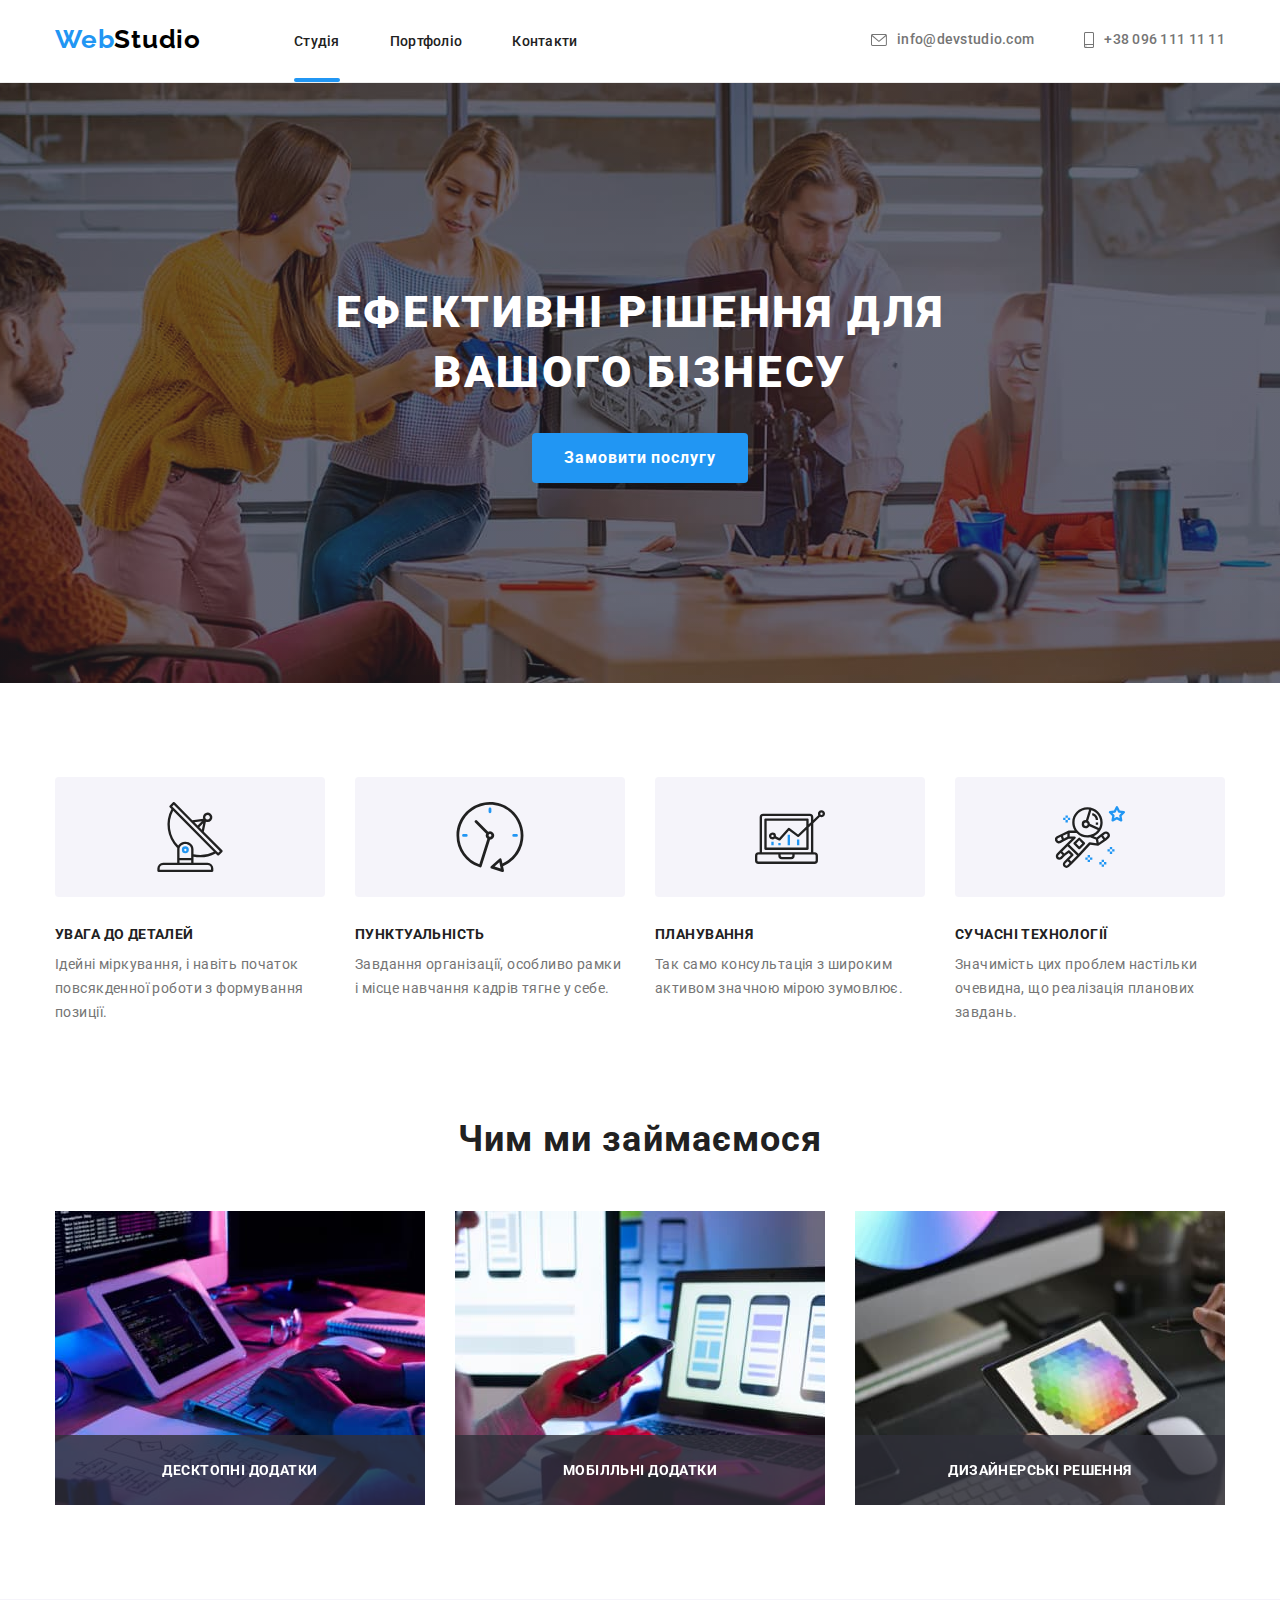
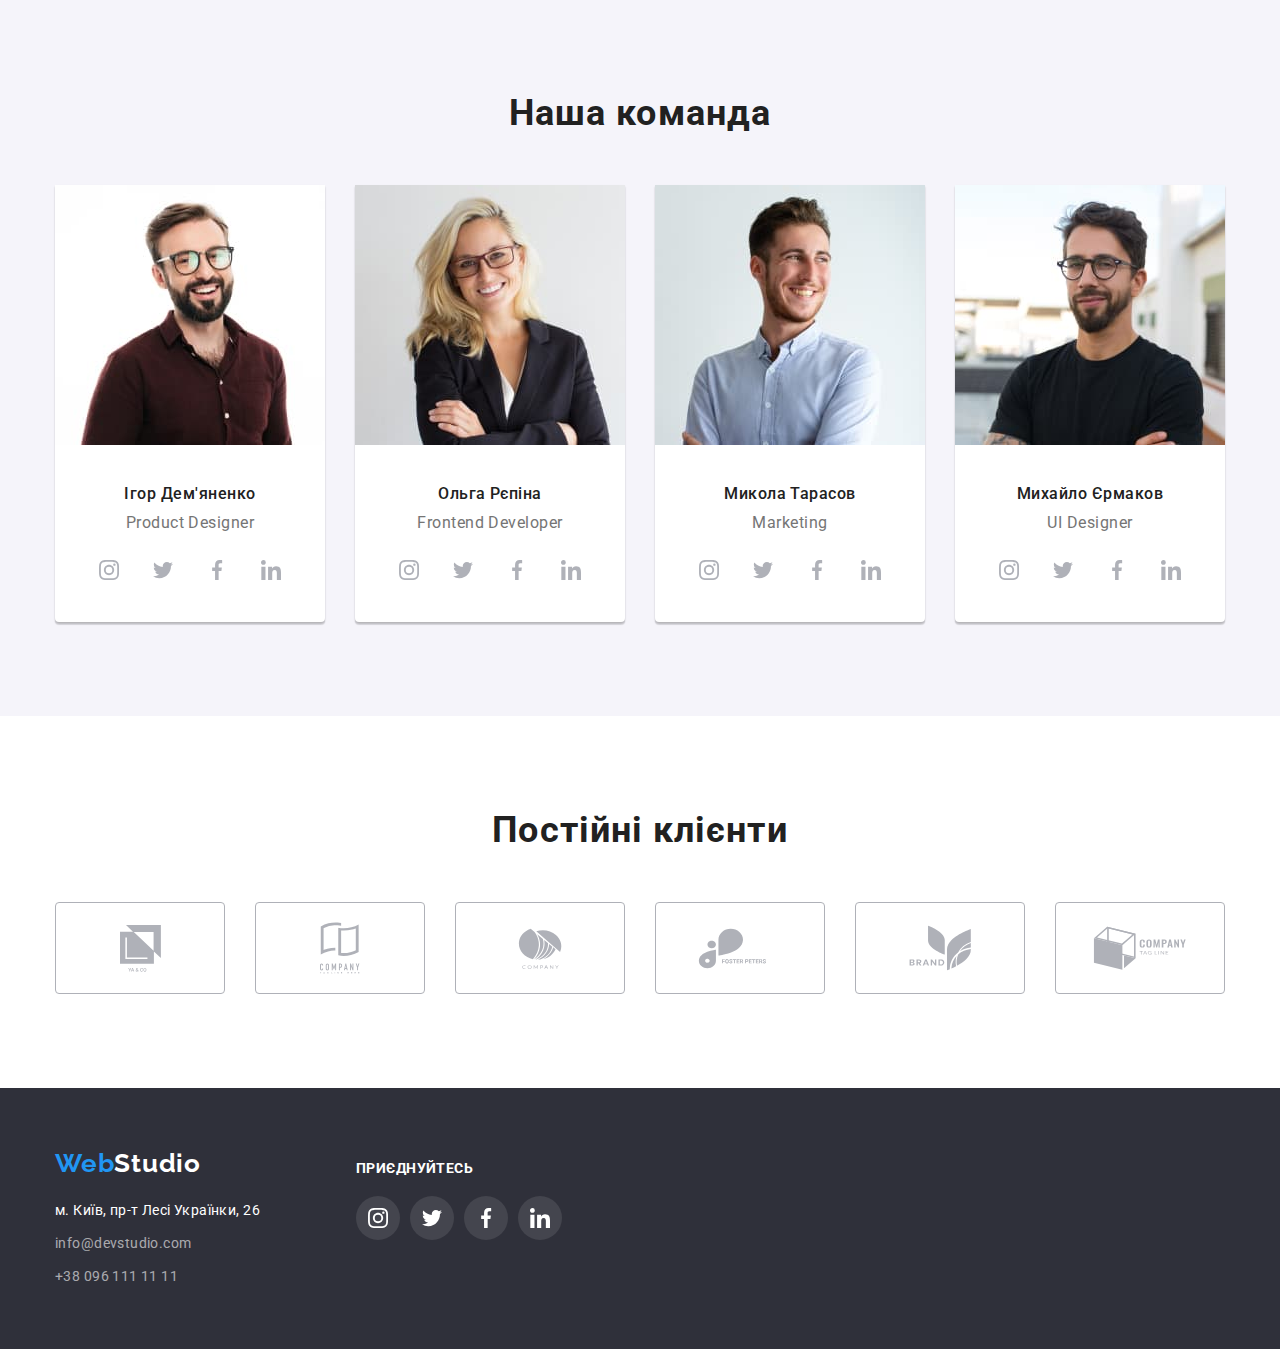
<file: index.html>
<!DOCTYPE html>
<html lang="uk">
<head>
    <meta charset="UTF-8">
    <meta http-equiv="X-UA-Compatible" content="IE=edge">
    <meta name="viewport" content="width=device-width, initial-scale=1.0">
    <title>Document</title>
    <link rel="preconnect" href="https://fonts.googleapis.com">
    <link rel="preconnect" href="https://fonts.gstatic.com" crossorigin>
    <link href="https://fonts.googleapis.com/css2?family=Raleway:wght@700&family=Roboto:wght@400;500;700;900&display=swap" rel="stylesheet">
    
    <!--modern-normalize-->
    <link rel="stylesheet" href="https://cdn.jsdelivr.net/npm/modern-normalize@1.1.0/modern-normalize.min.css">

    <link rel="stylesheet" href="./css/styles.css">
</head>

<body>
    <header class="border-hed">
        <div class="header-container">
            
            <a class="logot" href="./index.html"><span class="logo">Web<span class="studio">Studio</span></span></a>
            
            <nav class="flex-hed-top">
                <ul class="flex-hed-ul">
                    <li><a class="heder-link link-one" href="./index.html">Студія</a></li>
                    <li><a class="heder-link " href="./portfolio.html">Портфоліо</a></li>
                    <li><a class="heder-link " href="">Контакти</a></li>
                </ul>
            </nav>
            
            <ul class="flex-hed-contacts">
                <li>
                    <a class="contacts" href="mailto:info@devstudio.com"> 
                        <svg class="contacts-svg" width="16" height="12">
                            <use href="./images/icon/symbol-defs-futer.svg#icon-envelope"></use>
                        </svg>info@devstudio.com
                    </a>
                </li>

                <li>
                    <a class="contacts" href="tel:+380961111111">
                        <svg class="contacts-svg" width="10px" height="16px">
                            <use href="./images/icon/symbol-defs-futer.svg#icon-smartphone"></use>
                        </svg>+38 096 111 11 11
                    </a>
                </li>
            </ul>
        </div>
    </header>

    <main> 
        
        <section class="back section-had">
            <div class="container ">
                <h1 class="bloks-h">ЕФЕКТИВНІ РІШЕННЯ ДЛЯ ВАШОГО БІЗНЕСУ</h1>
                <button data-modal-open class="link-button flex-hat" type="button"> Замовити послугу</button>
            </div>

            <div class="backdrop is-hidden" data-modal>
                <div class="modal">
                    <button data-modal-close class="close-black">
                        <svg class="" width="18px" height="18px">
                            <use href="./images/icon/symbol-defs-close.svg#icon-close-black"></use>
                        </svg>
                    </button>
                </div>
            </div>
        </section>
        
        <section class="section-features">
            <div class="container">
                <!--<h2 class="bloks">Особливості</h2>-->
                <ul class="flex-features">
                    <li class="feat feat-antenna">
                        <h3 class="features features-name">УВАГА ДО ДЕТАЛЕЙ</h3>
                        <p class="features-p">
                            Ідейні міркування, і навіть початок повсякденної роботи з формування позиції.
                        </p>
                    </li>
                    
                    <li class="feat feat-clock">
                        <h3 class="features features-name">ПУНКТУАЛЬНІСТЬ</h3>
                        <p class="features-p">
                            Завдання організації, особливо рамки і місце навчання кадрів тягне у себе.
                        </p>
                    </li>
                    
                    <li class="feat feat-diagram">
                        <h3 class="features features-name">ПЛАНУВАННЯ</h3>
                        <p class="features-p">
                            Так само консультація з широким активом значною мірою зумовлює.
                        </p>
                    </li>
                    
                    <li class="feat feat-astronaut">
                        <h3 class="features features-name">СУЧАСНІ ТЕХНОЛОГІЇ</h3>
                        <p class="features-p">
                            Значимість цих проблем настільки очевидна, що реалізація планових завдань.
                        </p>
                    </li>
                </ul>
            </div>
        </section>
        
        <section class="section">
            <div class="container">
                <h2 class="bloks flex-bloks">Чим ми займаємося</h2>
                <ul class="flex-img">
                    <li class="work">
                        <img src="./images/box1.jpg" alt="Людина набирає код" width="370">
                        <p class="work-p">ДЕСКТОПНІ ДОДАТКИ</p>
                    </li>

                    <li class="work">
                        <img src="./images/box2.jpg" alt="Людина створює дизайн сайту" width="370">
                        <p class="work-p">МОБІЛЛЬНІ ДОДАТКИ</p>
                    </li>

                    <li class="work">
                        <img src="./images/box3.jpg" alt="Людина обирає колір" width="370">
                        <p class="work-p">ДИЗАЙНЕРСЬКІ РЕШЕННЯ</p>
                    </li>
                </ul>
            </div>
        </section>
        
        <section class="section-tem">
            <div class="container">
                <h2 class="bloks flex-bloks">Наша команда</h2>
                <ul class="flex-tem">
                    <li class="team-box-shadow">
                        <img src="./images/team_card_1.jpg" alt="Портрет Ігора Дем'яненка" width="270">
                        <div class="flex-team">
                            <h3 class="team">Ігор Дем'яненко</h3>
                            <p class="team-p" lang="en">Product Designer</p>

                            <ul class="icon">
                                <li class="icon-blok">
                                    <a class="icon-link" href="https://www.instagram.com/">
                                        <svg class="soc">
                                            <use href="./images/icon/symbol-defs.svg#icon-instagram"></use>
                                        </svg>
                                    </a>
                                </li>
                            
                                <li class="icon-blok">
                                    <a class="icon-link" href="">
                                        <svg class="soc">
                                            <use href="./images/icon/symbol-defs.svg#icon-twitter"></use>
                                        </svg>
                                    </a>
                                </li>
                            
                                <li class="icon-blok">
                                    <a class="icon-link" href="">
                                        <svg class="soc">
                                            <use href="./images/icon/symbol-defs.svg#icon-facebook"></use>
                                        </svg>
                                    </a>
                                </li>
                            
                                <li class="icon-blok">
                                    <a class="icon-link" href="">
                                        <svg class="soc">
                                            <use href="./images/icon/symbol-defs.svg#icon-linkedin"></use>
                                        </svg>
                                    </a>
                                </li>
                            </ul>
                        </div>
                    </li>
                
                    <li class="team-box-shadow">
                        <img src="./images/team_card_2.jpg" alt="Порет Ольги Рєпіної" width="270">
                        <div class="flex-team">
                            <h3 class="team">Ольга Рєпіна</h3>
                            <p class="team-p" lang="en">Frontend Developer</p>

                            <ul class="icon">
                                <li class="icon-blok">
                                    <a class="icon-link" href="https://www.instagram.com/">
                                        <svg class="soc">
                                            <use href="./images/icon/symbol-defs.svg#icon-instagram"></use>
                                        </svg>
                                    </a>
                                </li>
                            
                                <li class="icon-blok">
                                    <a class="icon-link" href="">
                                        <svg class="soc">
                                            <use href="./images/icon/symbol-defs.svg#icon-twitter"></use>
                                        </svg>
                                    </a>
                                </li>
                            
                                <li class="icon-blok">
                                    <a class="icon-link" href="">
                                        <svg class="soc">
                                            <use href="./images/icon/symbol-defs.svg#icon-facebook"></use>
                                        </svg>
                                    </a>
                                </li>
                            
                                <li class="icon-blok">
                                    <a class="icon-link" href="">
                                        <svg class="soc">
                                            <use href="./images/icon/symbol-defs.svg#icon-linkedin"></use>
                                        </svg>
                                    </a>
                                </li>
                            </ul>
                        </div>
                    </li>
                
                    <li class="team-box-shadow">
                        <img src="./images/team_card_3.jpg" alt="Портрет Миколи Тарасова" width="270">
                        <div class="flex-team">
                            <h3 class="team">Микола Тарасов</h3>
                            <p class="team-p" lang="en">Marketing</p>

                            <ul class="icon">
                                <li class="icon-blok">
                                    <a class="icon-link" href="https://www.instagram.com/">
                                        <svg class="soc">
                                            <use href="./images/icon/symbol-defs.svg#icon-instagram"></use>
                                        </svg>
                                    </a>
                                </li>
                            
                                <li class="icon-blok">
                                    <a class="icon-link" href="">
                                        <svg class="soc">
                                            <use href="./images/icon/symbol-defs.svg#icon-twitter"></use>
                                        </svg>
                                    </a>
                                </li>
                            
                                <li class="icon-blok">
                                    <a class="icon-link" href="">
                                        <svg class="soc">
                                            <use href="./images/icon/symbol-defs.svg#icon-facebook"></use>
                                        </svg>
                                    </a>
                                </li>
                            
                                <li class="icon-blok">
                                    <a class="icon-link" href="">
                                        <svg class="soc">
                                            <use href="./images/icon/symbol-defs.svg#icon-linkedin"></use>
                                        </svg>
                                    </a>
                                </li>
                            </ul>
                        </div>
                    </li>
                
                    <li class="team-box-shadow">
                        <img src="./images/team_card_4.jpg" alt="Портрет Михайла Єрмакова" width="270">
                        <div class="flex-team">
                            <h3 class="team">Михайло Єрмаков</h3>
                            <p class="team-p" lang="en">UI Designer</p>

                            <ul class="icon">
                                <li class="icon-blok">
                                    <a class="icon-link" href="https://www.instagram.com/">
                                        <svg class="soc">
                                            <use href="./images/icon/symbol-defs.svg#icon-instagram"></use>
                                        </svg>
                                    </a>
                                </li>
                            
                                <li class="icon-blok">
                                    <a class="icon-link" href="">
                                        <svg class="soc">
                                            <use href="./images/icon/symbol-defs.svg#icon-twitter"></use>
                                        </svg>
                                    </a>
                                </li>
                            
                                <li class="icon-blok">
                                    <a class="icon-link" href="">
                                        <svg class="soc">
                                            <use href="./images/icon/symbol-defs.svg#icon-facebook"></use>
                                        </svg>
                                    </a>
                                </li>
                            
                                <li class="icon-blok">
                                    <a class="icon-link" href="">
                                        <svg class="soc">
                                            <use href="./images/icon/symbol-defs.svg#icon-linkedin"></use>
                                        </svg>
                                    </a>
                                </li>
                            </ul>
                        </div>
                    </li>
                </ul>
            </div>
        </section>

        <section class="section">
            <div class="container">
                <h2 class="bloks flex-bloks">Постійні клієнти</h2>
                <ul class="customers-ul">
                    <li class="customers-li">
                        <a class="customers-a" href="">
                            <svg class="customers-svg" width="41" height="47">
                                <use href="./images/customers/symbol-defs-sprait.svg#icon-ya-co"></use>
                            </svg>
                        </a>
                    </li>

                    <li class="customers-li">
                        <a class="customers-a" href="">
                            <svg class="customers-svg" width="40" height="52">
                                <use href="./images/customers/symbol-defs-sprait.svg#icon-tagline"></use>
                            </svg>
                        </a>
                    </li>

                    <li class="customers-li">
                        <a class="customers-a" href="">
                            <svg class="customers-svg" width="44" height="41">
                                <use href="./images/customers/symbol-defs-sprait.svg#icon-company"></use>
                            </svg>
                        </a>
                    </li>

                    <li class="customers-li">
                        <a class="customers-a" href="">
                            <svg class="customers-svg" width="85" height="41">
                                <use href="./images/customers/symbol-defs-sprait.svg#icon-foster"></use>
                            </svg>
                        </a>
                    </li>

                    <li class="customers-li">
                        <a class="customers-a" href="">
                            <svg class="customers-svg" width="63" height="46">
                                <use href="./images/customers/symbol-defs-sprait.svg#icon-brand"></use>
                            </svg>
                        </a>
                    </li>

                    <li class="customers-li">
                        <a class="customers-a" href="">
                            <svg class="customers-svg" width="94" height="44">
                                <use href="./images/customers/symbol-defs-sprait.svg#icon-tag-line"></use>
                            </svg>
                        </a>
                    </li>

                </ul>
            </div>
        </section>
    </main>

    <footer class="back-footer">
        <div class="section-f">
            <div class="container-f">
                <div>
                    <a class="flex-logo" href="./index.html"><span class="logo">Web<span class="studio-f">Studio</span></span></a>
                    
                    <address class="flex-map">
                        <a class="map">м. Київ, пр-т Лесі Українки, 26</a>
                        <a class="contacts-f " href="mailto:info@devstudio.com">info@devstudio.com</a>
                        <a class="contacts-f" href="tel:+380961111111">+38 096 111 11 11</a>
                    </address>
                </div>

                <div class="social-f">
                    <h2 class="social-h">ПРИЄДНУЙТЕСЬ</h2>
                    <ul class="icon-f">
                        <li class="icon-blok-f">
                            <a class="icon-link-f" href="https://www.instagram.com/">
                                <svg class="soc">
                                    <use href="./images/icon/symbol-defs.svg#icon-instagram"></use>
                                </svg>
                            </a>
                        </li>
                
                        <li class="icon-blok-f">
                            <a class="icon-link-f" href="">
                                <svg class="soc-f">
                                    <use href="./images/icon/symbol-defs.svg#icon-twitter"></use>
                                </svg>
                            </a>
                        </li>
                
                        <li class="icon-blok-f">
                            <a class="icon-link-f" href="">
                                <svg class="soc-f">
                                    <use href="./images/icon/symbol-defs.svg#icon-facebook"></use>
                                </svg>
                            </a>
                        </li>
                
                        <li class="icon-blok-f">
                            <a class="icon-link-f" href="">
                                <svg class="soc-f">
                                    <use href="./images/icon/symbol-defs.svg#icon-linkedin"></use>
                                </svg>
                            </a>
                        </li>
                    </ul>
                </div>
            </div>
        </div>
    </footer>

    <script src="./js/modal.js"></script>
</body>
</html>
</file>
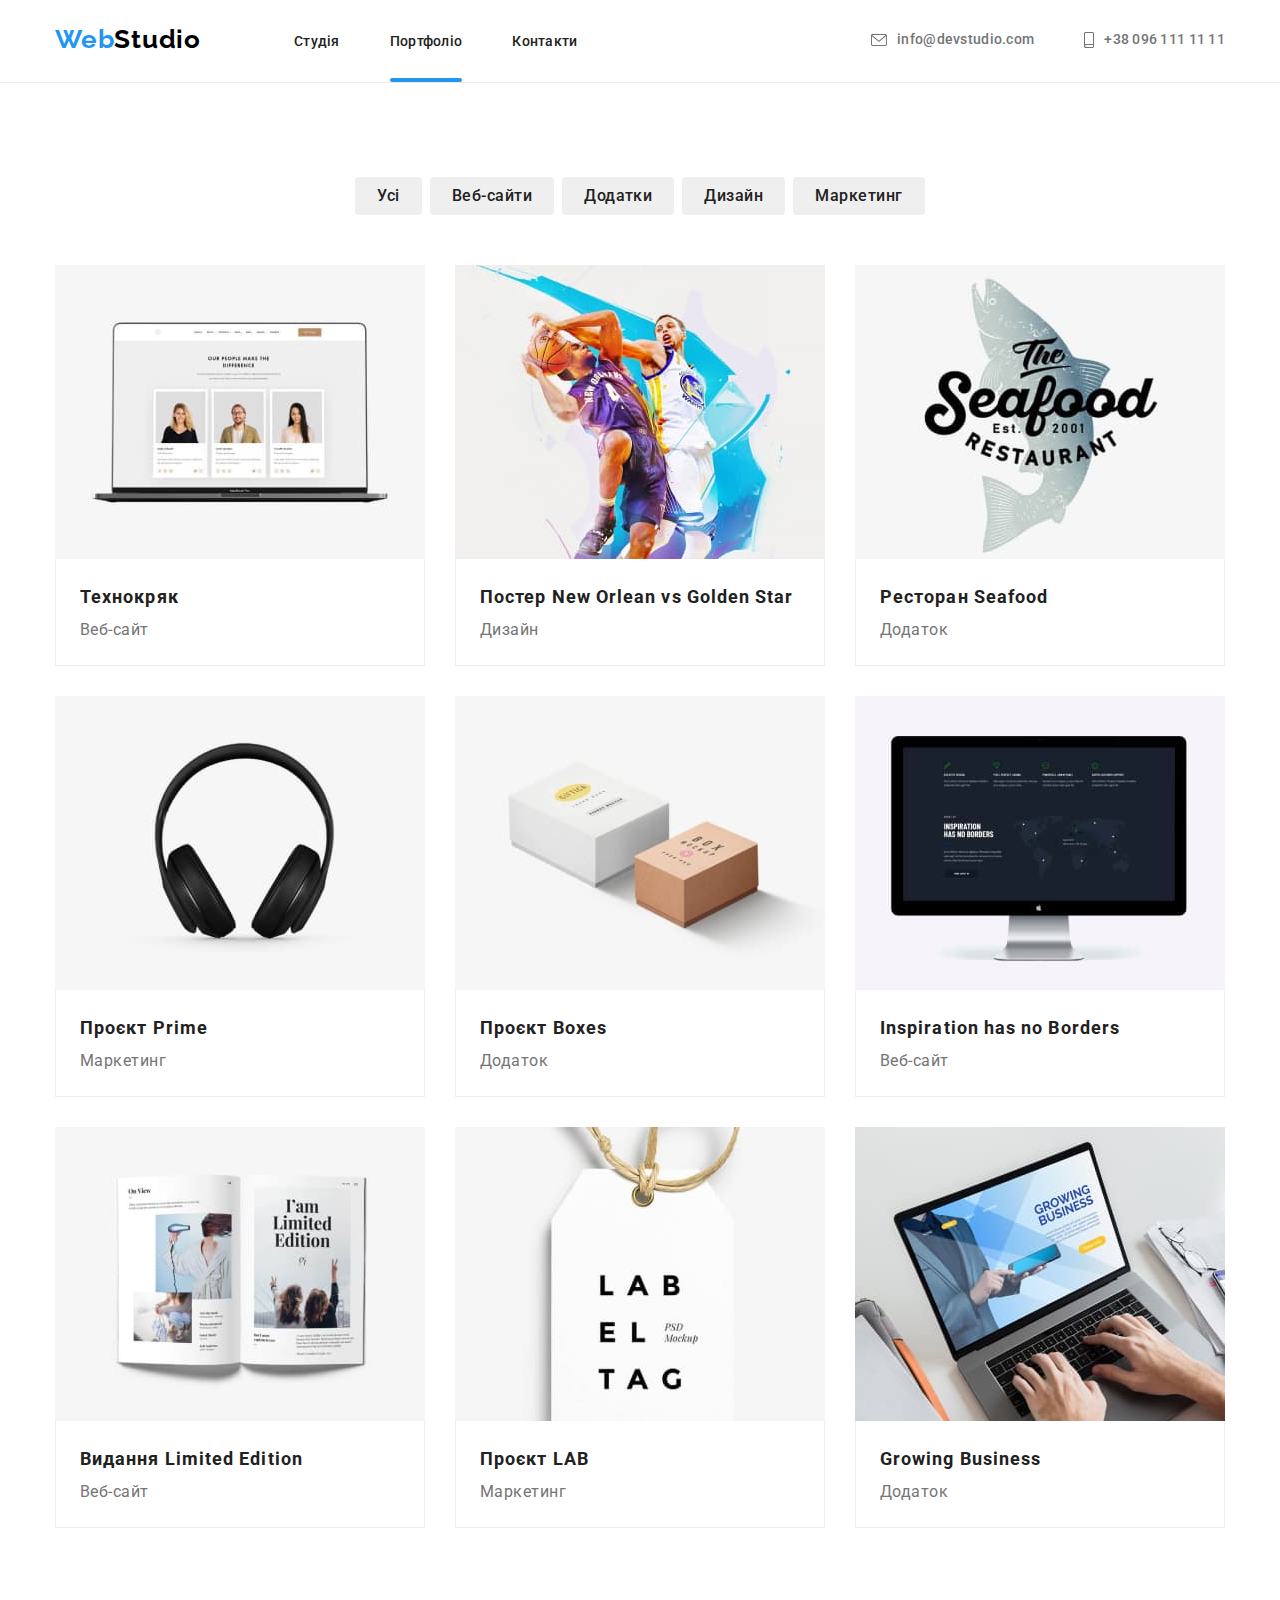
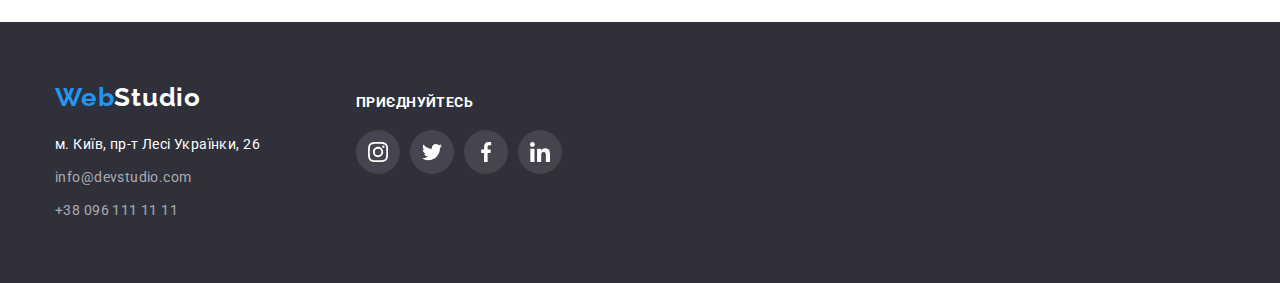
<file: portfolio.html>
<!DOCTYPE html>
<html lang="uk">
    
<head>
    <meta charset="UTF-8">
    <meta http-equiv="X-UA-Compatible" content="IE=edge">
    <meta name="viewport" content="width=device-width, initial-scale=1.0">
    <title>Document</title>
    <link rel="preconnect" href="https://fonts.googleapis.com">
    <link rel="preconnect" href="https://fonts.gstatic.com" crossorigin>
    <link href="https://fonts.googleapis.com/css2?family=Raleway:wght@700&family=Roboto:wght@400;500;700;900&display=swap" rel="stylesheet">
    
    <!--modern-normalize-->
    <link rel="stylesheet" href="https://cdn.jsdelivr.net/npm/modern-normalize@1.1.0/modern-normalize.min.css">
    
    <link rel="stylesheet" href="./css/styles.css">
</head>

<body>
    <header class="border-hed">
        <div class="header-container">
    
            <a class="logot" href="./index.html"><span class="logo">Web<span class="studio">Studio</span></span></a>
    
            <nav class="flex-hed-top">
                <ul class="flex-hed-ul">
                    <li><a class="heder-link" href="./index.html">Студія</a></li>
                    <li><a class="heder-link link-two" href="./portfolio.html">Портфоліо</a></li>
                    <li><a class="heder-link" href="">Контакти</a></li>
                </ul>
            </nav>
    
            <ul class="flex-hed-contacts">
                <li>
                    <a class="contacts" href="mailto:info@devstudio.com">
                        <svg class="contacts-svg" width="16" height="12">
                            <use href="./images/icon/symbol-defs-futer.svg#icon-envelope"></use>
                        </svg>info@devstudio.com
                    </a>
                </li>
    
                <li>
                    <a class="contacts" href="tel:+380961111111">
                        <svg class="contacts-svg" width="10px" height="16px">
                            <use href="./images/icon/symbol-defs-futer.svg#icon-smartphone"></use>
                        </svg>+38 096 111 11 11
                    </a>
                </li>
            </ul>
        </div>
    </header>

    <main>
        <section class="section">
            <div class="container">
                <!--<h1>Фільтри</h1>-->
                <ul class="flex-filter">
                    <li><button class="link-but" type="button">Усі</button></li>
                    <li><button class="link-but" type="button">Веб-сайти</button></li>
                    <li><button class="link-but" type="button">Додатки</button></li>
                    <li><button class="link-but" type="button">Дизайн</button></li>
                    <li><button class="link-but" type="button">Маркетинг</button></li>
                </ul>
                
                <!--<h2 class="bloks">Портфоліо</h2>-->
                <ul class="flex-portfolio">
                    <div class="portfolio-overley">
                        <li class="flex-ramka">
                            <img src="./images/project1.jpg" alt="">
                            <div class="overley">
                                <p class="description">
                                    Ресурс пропонує комплексні пропозиції з різним рівнем функціоналу та сервісів. Все це дозволить відвідувачу
                                    отримати вичерпні відомості про компанію чи приватну особу.
                                </p>
                            </div>
                        </li>
                        <div class="portfolio-flex">
                            <h3 class="portfolio">Технокряк</h3>
                            <p class="portfolio-p">Веб-сайт</p>
                        </div>
                    </div>
                    
                    <div class="portfolio-overley">
                        <li class="flex-ramka">
                            <img src="./images/project2.jpg" alt="">
                            <div class="overley">
                                <p class="description">
                                    Ресурс пропонує комплексні пропозиції з різним рівнем функціоналу та сервісів. Все це дозволить відвідувачу
                                    отримати вичерпні відомості про компанію чи приватну особу.
                                </p>
                            </div>
                        </li>
                        <div class="portfolio-flex">
                            <h3 class="portfolio">Постер New Orlean vs Golden Star</h3>
                            <p class="portfolio-p">Дизайн</p>
                        </div>
                    </div>
                
                    <div class="portfolio-overley">
                        <li class="flex-ramka">
                            <img src="./images/project3.jpg" alt="">
                            <div class="overley">
                                <p class="description">
                                    Ресурс пропонує комплексні пропозиції з різним рівнем функціоналу та сервісів. Все це дозволить відвідувачу
                                    отримати вичерпні відомості про компанію чи приватну особу.
                                </p>
                            </div>
                        </li>
                        <div class="portfolio-flex">
                            <h3 class="portfolio">Ресторан Seafood</h3>
                            <p class="portfolio-p">Додаток</p>
                        </div>
                    </div>
                
                    <div class="portfolio-overley">
                        <li class="flex-ramka">
                            <img src="./images/project4.jpg" alt="">
                            <div class="overley">
                                <p class="description">
                                    Ресурс пропонує комплексні пропозиції з різним рівнем функціоналу та сервісів. Все це дозволить відвідувачу
                                    отримати вичерпні відомості про компанію чи приватну особу.
                                </p>
                            </div>
                        </li>
                        <div class="portfolio-flex">
                            <h3 class="portfolio">Проєкт Prime</h3>
                            <p class="portfolio-p">Маркетинг</p>
                        </div>
                    </div>
                
                    <div class="portfolio-overley">
                        <li class="flex-ramka">
                            <img src="./images/project5.jpg" alt="">
                            <div class="overley">
                                <p class="description">
                                    Ресурс пропонує комплексні пропозиції з різним рівнем функціоналу та сервісів. Все це дозволить відвідувачу
                                    отримати вичерпні відомості про компанію чи приватну особу.
                                </p>
                            </div>
                        </li>
                        <div class="portfolio-flex">
                            <h3 class="portfolio">Проєкт Boxes</h3>
                            <p class="portfolio-p">Додаток</p>
                        </div>
                    </div>
                
                    <div class="portfolio-overley">
                        <li class="flex-ramka">
                            <img src="./images/project6.jpg" alt="">
                            <div class="overley">
                                <p class="description">
                                    Ресурс пропонує комплексні пропозиції з різним рівнем функціоналу та сервісів. Все це дозволить відвідувачу
                                    отримати вичерпні відомості про компанію чи приватну особу.
                                </p>
                            </div>
                        </li>
                        <div class="portfolio-flex">
                            <h3 class="portfolio">Inspiration has no Borders</h3>
                            <p class="portfolio-p">Веб-сайт</p>
                        </div>
                    </div>
                
                    <div class="portfolio-overley">
                        <li class="flex-ramka">
                            <img src="./images/project7.jpg" alt="">
                            <div class="overley">
                                <p class="description">
                                    Ресурс пропонує комплексні пропозиції з різним рівнем функціоналу та сервісів. Все це дозволить відвідувачу
                                    отримати вичерпні відомості про компанію чи приватну особу.
                                </p>
                            </div>
                        </li>
                        <div class="portfolio-flex">
                            <h3 class="portfolio">Видання Limited Edition</h3>
                            <p class="portfolio-p">Веб-сайт</p>
                        </div>
                    </div>
                
                    <div class="portfolio-overley">
                        <li class="flex-ramka">
                            <img src="./images/project8.jpg" alt="">
                            <div class="overley">
                                <p class="description">
                                    Ресурс пропонує комплексні пропозиції з різним рівнем функціоналу та сервісів. Все це дозволить відвідувачу
                                    отримати вичерпні відомості про компанію чи приватну особу.
                                </p>
                            </div>
                        </li>
                        <div class="portfolio-flex">
                            <h3 class="portfolio">Проєкт LAB</h3>
                            <p class="portfolio-p">Маркетинг</p>
                        </div>
                    </div>
                
                    <div class="portfolio-overley">
                        <li class="flex-ramka">
                            <img src="./images/project9.jpg" alt="">
                            <div class="overley">
                                <p class="description">
                                    Ресурс пропонує комплексні пропозиції з різним рівнем функціоналу та сервісів. Все це дозволить відвідувачу
                                    отримати вичерпні відомості про компанію чи приватну особу.
                                </p>
                            </div>
                        </li>
                        <div class="portfolio-flex">
                            <h3 class="portfolio">Growing Business</h3>
                            <p class="portfolio-p">Додаток</p>
                        </div>
                    </div>
                </ul>
            </div>
        </section>
    </main>

    <footer class="back-footer">
        <div class="section-f">
            <div class="container-f">
                <div>
                    <a class="flex-logo" href="./index.html"><span class="logo">Web<span
                                class="studio-f">Studio</span></span></a>
    
                    <address class="flex-map">
                        <a class="map">м. Київ, пр-т Лесі Українки, 26</a>
                        <a class="contacts-f " href="mailto:info@devstudio.com">info@devstudio.com</a>
                        <a class="contacts-f" href="tel:+380961111111">+38 096 111 11 11</a>
                    </address>
                </div>
    
                <div class="social-f">
                    <h2 class="social-h">ПРИЄДНУЙТЕСЬ</h2>
                    <ul class="icon-f">
                        <li class="icon-blok-f">
                            <a class="icon-link-f" href="https://www.instagram.com/">
                                <svg class="soc">
                                    <use href="./images/icon/symbol-defs.svg#icon-instagram"></use>
                                </svg>
                            </a>
                        </li>
    
                        <li class="icon-blok-f">
                            <a class="icon-link-f" href="">
                                <svg class="soc-f">
                                    <use href="./images/icon/symbol-defs.svg#icon-twitter"></use>
                                </svg>
                            </a>
                        </li>
    
                        <li class="icon-blok-f">
                            <a class="icon-link-f" href="">
                                <svg class="soc-f">
                                    <use href="./images/icon/symbol-defs.svg#icon-facebook"></use>
                                </svg>
                            </a>
                        </li>
    
                        <li class="icon-blok-f">
                            <a class="icon-link-f" href="">
                                <svg class="soc-f">
                                    <use href="./images/icon/symbol-defs.svg#icon-linkedin"></use>
                                </svg>
                            </a>
                        </li>
                    </ul>
                </div>
            </div>
        </div>
    </footer>

</body>

</html>
</file>
<file: css/styles.css>
body {
    font-family: 'Roboto', sans-serif;
    color: var(--brand-color);
}

:root {
    --brand-color: #212121;
    --card-shadow: 0px 3px 1px rgba(0, 0, 0, 0.1),
            0px 1px 2px rgba(0, 0, 0, 0.08),
            0px 2px 2px rgba(0, 0, 0, 0.12);
    --box-shadow: 0px 1px 1px rgba(0, 0, 0, 0.12), 
            0px 4px 4px rgba(0, 0, 0, 0.06), 
            1px 4px 6px rgba(0, 0, 0, 0.16);
}

h1,
h2,
h3,
h4,
h5,
h6,
p,
ul {
    margin: 0;
}

img {
    display: block;
    max-width: 100%;
    height: auto;
}

a {
    text-decoration: none;
}

ul {
    list-style: none;
}

/* HEADER */

.border-hed {
    border-bottom: 1px solid #ECECEC;
}

.header-container {
    display: flex;
    width: 1200px;
    padding-right: 15px;
    padding-left: 15px;
    margin-left: auto;
    margin-right: auto;
}

.logot {
    padding-top: 24px;
    padding-bottom: 25px;
    margin-right: 93px;
}

.logo {
    font-family: 'Raleway', sans-serif;
    font-weight: 700;
    font-size: 26px;
    line-height: 1.19;
    letter-spacing: 0.03em;
    color: #2196F3;
}

.studio {
    color: #000;
}

.flex-hed-top {
    margin-right: auto;
}

.flex-hed-ul {

    display: flex;
    padding-left: 0;
    padding-top: 32px;
    padding-bottom: 32px;
    gap: 50px;
}

.heder-link {
    position: relative;

    padding-left: 0;
    padding-top: 32px;
    padding-bottom: 32px;
    font-weight: 500;
    font-size: 14px;
    line-height: 1.14;
    letter-spacing: 0.02em;
    color: var(--brand-color);

    transition: color 250ms cubic-bezier(0.4, 0, 0.2, 1);
}

.heder-link:hover,
.heder-link:focus {
    color: #2196F3;
}

.link-one::after,
.link-two::after {
    content: '';
    
    position: absolute;
    left: 0;
    bottom: calc(0px - 1px);
    
    display: block;
    width: 100%;
    height: 4px;
    background: #2196F3;
    border-radius: 2px;
}

.flex-hed-contacts {
    display: flex;
    padding-left: 0;
    padding-top: 32px;
    padding-bottom: 32px;
    gap: 50px;
}

.contacts {
    display: flex;
    align-items: center;
    gap: 10px;
    object-fit: fill;
    font-weight: 500;
    font-size: 14px;
    line-height: 1.14;
    letter-spacing: 0.02em;
    color: #757575;

    transition: color 250ms cubic-bezier(0.4, 0, 0.2, 1);
}

.contacts:hover,
.contacts:focus {
    color: #2196F3;
}

.contacts-svg {
    fill: currentColor;
}

/* MAIN */

.section-had {
    max-width: 1600px;
    height: 600px;
    padding: 200px 0;
    margin: 0 auto;
    
    background-color: #2F303A;
    background-image: linear-gradient( to right, 
        rgba(47, 48, 58, 0.4), 
        rgba(47, 48, 58, 0.4)), 
        url(../images/hat-bg.jpg);
    background-repeat: no-repeat;
    background-position: center;
    background-size: cover;
}

.container {
    width: 1200px;
    padding-right: 15px;
    padding-left: 15px;
    margin-left: auto;
    margin-right: auto;
}

.section {
    padding-top: 94px;
    padding-bottom: 94px;
}

.bloks-h {
    width: 696px;
    margin: 0 auto;
    margin-bottom: 30px;

    font-weight: 900;
    font-size: 44px;
    line-height: 1.36;
    letter-spacing: 0.06em;
    color: #FFFFFF;    
    text-align: center;
}

.link-button {
    padding: 10px 32px;

    font-family: inherit;
    font-weight: 700;
    font-size: 16px;
    line-height: 1.87;
    letter-spacing: 0.06em;

    color: #FFFFFF;
    background-color: #2196F3;
    border: none;
    border-radius: 4px;

    cursor: pointer;

    transition: background-color 250ms cubic-bezier(0.4, 0, 0.2, 1);
}

.link-button:hover,
.link-button:focus {
    background-color: #188CE8;
}

.flex-hat {
    display: block;
    margin: 0 auto;
}

.backdrop {
    position: fixed;
    top: 0;
    left: 0;
    width: 100%;
    height: 100%;
    background: rgba(0, 0, 0, 0.2);
}

.backdrop.is-hidden {
    opacity: 0;
    pointer-events: none;
}

.modal {
    position: absolute;
    top: 50%;
    left: 50%;
    transform: translate(-50%, -50%);

    min-width: 528px;
    min-height: 581px;

    background-color: #fff;
}

.close-black {
    display: flex;
        justify-content: center;
        align-items: center;

    position: absolute;
    top: 8px;
    right: 8px;
    width: 30px;
    height: 30px;
    padding: 0;
    
    background: #FFFFFF;
    border: 1px solid rgba(0, 0, 0, 0.1);
    border-radius: 50%;
}

.section-features {
    padding-top: 94px;
}

.flex-features {
    display: flex;
    padding: 0;
    gap: 30px;
}

.feat {
    width: 270px;
}

.feat::before {
    content: '';
    display: block;
    border-radius: 4px;
    margin-bottom: 30px;
    height: 120px;

    background-repeat: no-repeat;
    background-position: center;
    background-color: #F5F4FA;  
}

.feat-antenna::before {
    background-image: url(../images/features/antenna.svg);
}

.feat-clock::before {
    background-image: url(../images/features/clock.svg);
}

.feat-diagram::before {
    background-image: url(../images/features/diagram.svg);
}

.feat-astronaut::before {
    background-image: url(../images/features/astronaut.svg);
}

.features {
    font-weight: 700;
    font-size: 14px;
    line-height: 1.14;
    letter-spacing: 0.03em;
    color: var(--brand-color);
}

.features-name {
    padding-bottom: 10px;
}

.features-p {
    font-size: 14px;
    line-height: 1.71;
    letter-spacing: 0.03em;
    color: #757575;
}

.section-tem {
    padding-top: 94px;
    padding-bottom: 94px;

    background-color: #F5F4FA;
}

.bloks {
    font-weight: 700;
    font-size: 36px;
    line-height: 1.16;
    letter-spacing: 0.03em;
    color: var(--brand-color);
}

.flex-bloks {
    margin: 0 auto;
    margin-bottom: 50px;

    text-align: center;
}

.flex-img {
    display: flex;
    padding: 0;
    gap: 30px;
}

.work {
    position: relative;
    height: 294px;
}

.work-p {
    position: absolute;
    content: '';
    padding: 27px;
    bottom: 0;
    left: 0;
    width: 100%;
    height: 70px;
    background: rgba(47, 48, 58, 0.8);

    font-weight: 700;
    font-size: 14px;
    line-height: 16px;
    text-align: center;
    letter-spacing: 0.03em;
    text-transform: uppercase;
    color: #FFFFFF;
}

.flex-tem {
    display: flex;
    padding: 0;
    gap: 30px;
}

.team-box-shadow {
    box-shadow: var(--card-shadow);
    border-radius: 0px 0px 4px 4px;
    background-color: #fff;
}

.flex-team {
    padding: 30px 0;
    text-align: center;
}

.team {
    padding: 10px;
    font-weight: 500;
    font-size: 16px;
    line-height: 1.18;
    letter-spacing: 0.03em;
    color: var(--brand-color);
}

.team-p {
    font-size: 16px;
    line-height: 1.18;
    letter-spacing: 0.03em;
    color: #757575;
}

.icon {
    display: flex;
    justify-content: space-between;

    padding: 16px 32px 0px 32px;
    margin: 0;    
    gap: 10px;
}

.icon-blok {
    display: flex;
    justify-content: center;
    align-items: center;

    width: 44px;
    height: 44px;
    margin: 0;
    padding: 0;
}

.icon-link {
    display: flex;
    justify-content: center;
    align-items: center;

    width: 44px;
    height: 44px;
    
    border-radius: 50%;
    fill: #AFB1B8;

    transition: background-color 250ms cubic-bezier(0.4, 0, 0.2, 1), 
    fill 250ms cubic-bezier(0.4, 0, 0.2, 1);
}

.icon-link:hover,
.icon-link:focus {
    fill: #FFFFFF;
    background-color: #2196F3;
}

.soc {
    width: 20px;
    height: 20px;
}

.customers-ul {
    display: flex;
    padding: 0;
    margin: 0;

    gap: 30px;
}

.customers-li {
    display: flex;
    justify-content: center;
    align-items: center;
    width: 170px;
    height: 92px;
    padding: 0;
    margin: 0;
    
    border: 1px solid #AFB1B8;
    border-radius: 4px;

    transition: border-color 250ms cubic-bezier(0.4, 0, 0.2, 1);
}

.customers-li:hover,
.customers-li:focus {
    border-color: #2196F3;
}

.customers-a {
    display: flex;
    justify-content: center;
    align-items: center;

    width: 170px;
    height: 92px;

    fill: #AFB1B8;

    transition: fill 250ms cubic-bezier(0.4, 0, 0.2, 1);
}

.customers-a:hover,
.customers-a:focus {
    fill: #2196F3;
}

.flex-filter {
    display: flex;
    justify-content: center;
    padding: 0;
    margin-bottom: 50px;
    gap: 8px;
}

.link-but {
    padding: 6px 22px;

    font-family: inherit;
    font-weight: 500;
    font-size: 16px;
    line-height: 1.62;
    letter-spacing: 0.03em;
    color: var(--brand-color);

    border: none;
    border-radius: 4px;

    cursor: pointer;

    transition: color 250ms cubic-bezier(0.4, 0, 0.2, 1), 
    background-color 250ms cubic-bezier(0.4, 0, 0.2, 1),
    box-shadow 250ms cubic-bezier(0.4, 0, 0.2, 1);
}

.link-but:hover,
.link-but:focus {
    color: #FFFFFF;
    background-color: #2196F3;
    box-shadow: var(--card-shadow)
}

.flex-portfolio {
    display: flex;
    flex-wrap: wrap;

    padding: 0;
    margin: 0;
    margin-left: -30px;
    margin-top: -30px;
    list-style: none;
}

.portfolio-overley {
    transition: box-shadow 250ms cubic-bezier(0.4, 0, 0.2, 1);
}

.portfolio-overley:hover {
    box-shadow: var(--box-shadow);
}

.flex-portfolio > .portfolio-overley {
    flex-basis: calc(100% / 3 - 30px);
    margin-left: 30px;
    margin-top: 30px;
}

.flex-ramka {
    position: relative;
    overflow: hidden;
    cursor: pointer;
}

.portfolio-overley:hover .overley{
    transform: translateY(0);
}

.overley {
    position: absolute;
    top: 0;
    left: 0;
    width: 100%;
    height: 100%;
    background: rgba(33, 150, 243, 0.9);
    
    transform: translateY(100%);
    transition: transform 250ms cubic-bezier(0.4, 0, 0.2, 1);
}

.description {
    padding: 64px 24px;
    font-weight: 400;
    font-size: 18px;
    line-height: 1.56;
    letter-spacing: 0.03em;    
    color: #FFFFFF;
}

.portfolio-flex {
    padding: 20px 24px;
        
    border: 1px solid #EEEEEE;
    border-top: none;
}

.portfolio {
    font-weight: 700;
    font-size: 18px;
    line-height: 2;
    letter-spacing: 0.06em;
    color: var(--brand-color);
}

.portfolio-p {
    font-size: 16px;
    line-height: 1.88;
    letter-spacing: 0.03em;
    color: #757575;
}

/* FOOTER */

.back-footer {
    margin: 0 auto;
    background-color: #2F303A;
}

.section-f {
    display: flex;
    padding-top: 60px;
    padding-bottom: 60px;
}

.container-f {
    display: flex;
    width: 1200px;
    padding-right: 15px;
    padding-left: 15px;
    margin-left: auto;
    margin-right: auto;
}

.flex-logo {
    display: flex;
    padding-bottom: 20px;
}

.studio-f {
    color: #FFFFFF;
}

.flex-map {
    display: flex;
    flex-direction: column;
    width: 231px;
}

.flex-map>a:not(:last-child) {
    margin-bottom: 9px;
}

.map {
    font-style: normal;
    font-weight: 400;
    font-size: 14px;
    line-height: 1.71;
    letter-spacing: 0.03em;
    color: #FFFFFF;
    text-decoration: none;
}

.contacts-f {
    font-style: normal;
    font-weight: 400;
    font-size: 14px;
    line-height: 1.71;
    letter-spacing: 0.03em;
    color: rgba(255, 255, 255, 0.6);

    transition: color 250ms cubic-bezier(0.4, 0, 0.2, 1);
}

.contacts-f:hover,
.contacts-f:focus {
    color: #2196F3;
}

.social-f {
    width: 206px;
    padding-left: 70px;
    padding-top: 12px;
}

.social-h {
    margin: 0 auto;

    font-weight: 700;
    font-size: 14px;
    line-height: 16px;
    letter-spacing: 0.03em;
    color: #fff;
}

.icon-f {
    display: flex;
    justify-content: space-between;

    padding-top: 20px;
    padding-left: 0;
    margin: 0;

    gap: 10px;
}

.icon-blok-f {
    display: flex;
    justify-content: center;
    align-items: center;
    width: 44px;
    height: 44px;
    
    padding: 0;
    margin: 0;
}

.icon-link-f {
    display: flex;
    justify-content: center;
    align-items: center;
    width: 44px;
    height: 44px;
    
    border-radius: 50%;

    fill: #fff;
    background-color: #44454E;

    transition: fill 250ms cubic-bezier(0.4, 0, 0.2, 1), background-color 250ms cubic-bezier(0.4, 0, 0.2, 1);
}

.icon-link-f:hover,
.icon-link-f:focus {
    background-color: #2196F3;
}

.soc-f {
    width: 20px;
    height: 20px;
}
</file>
